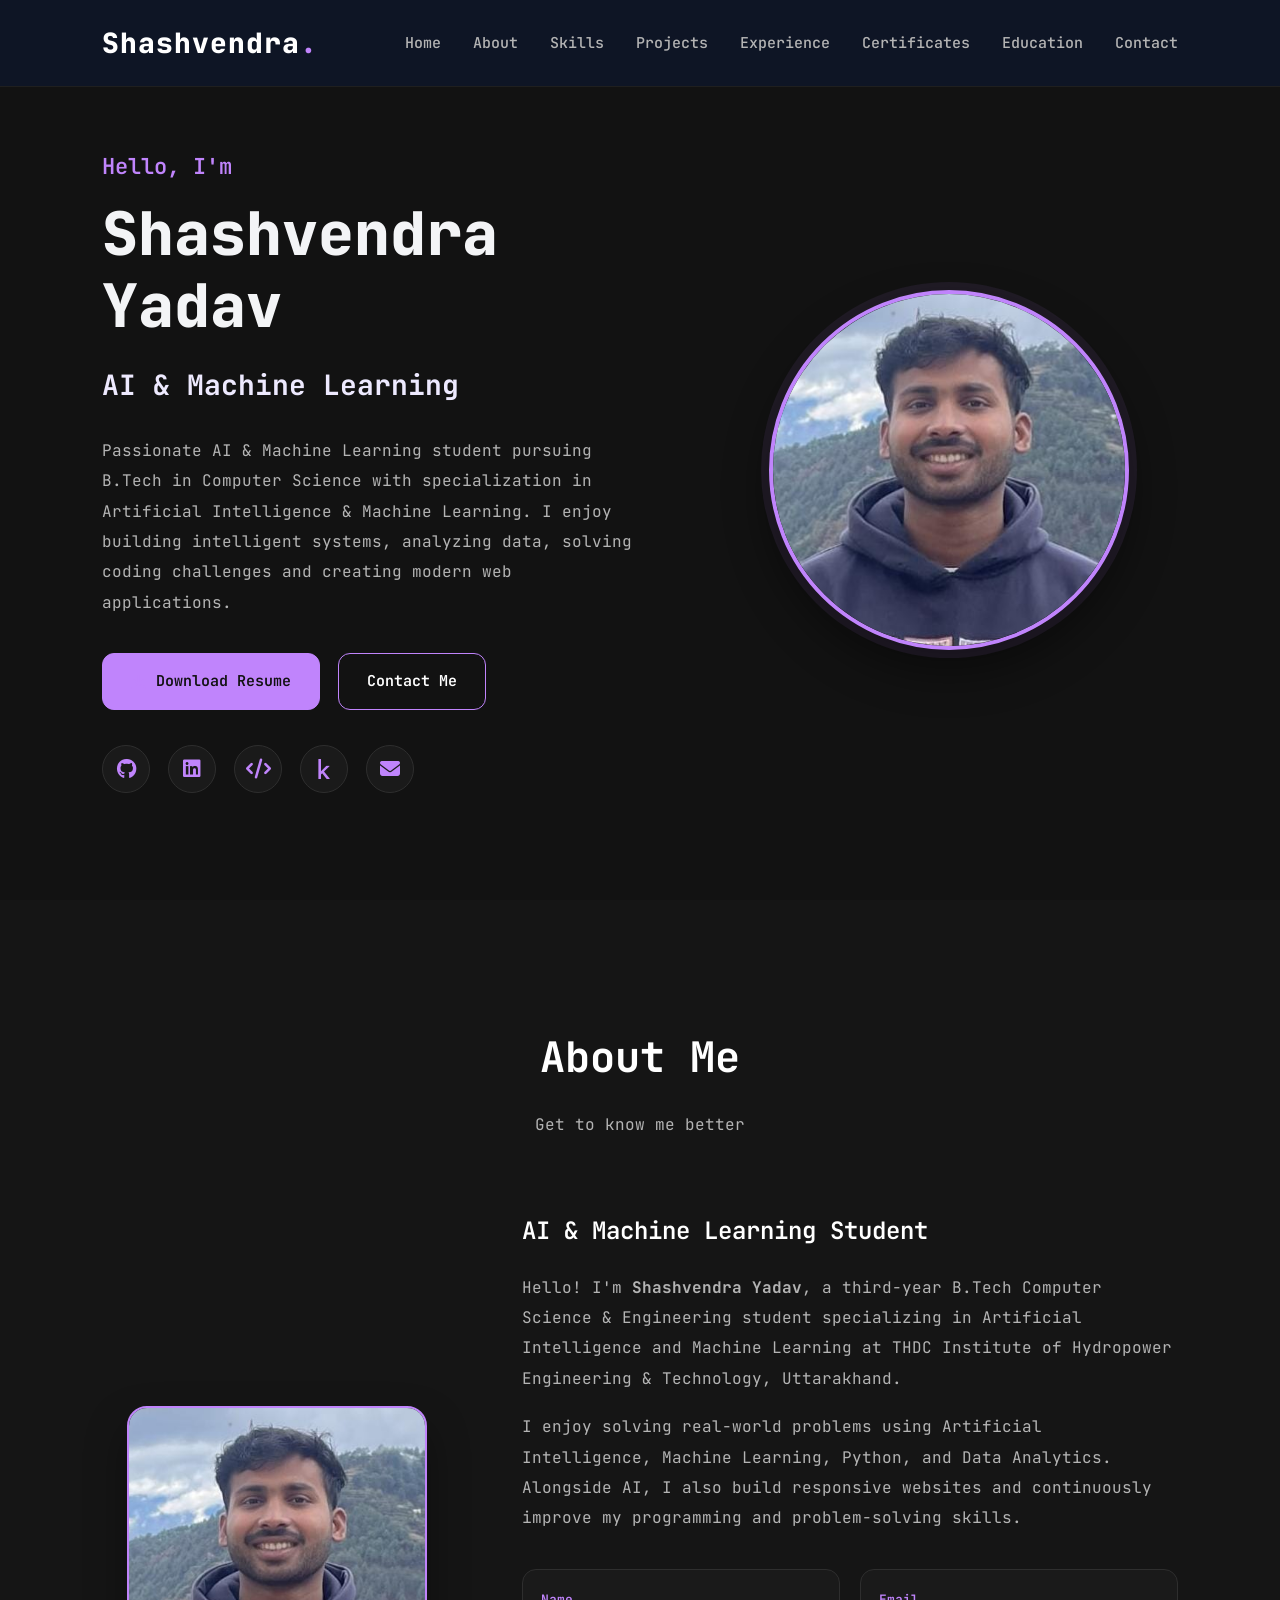
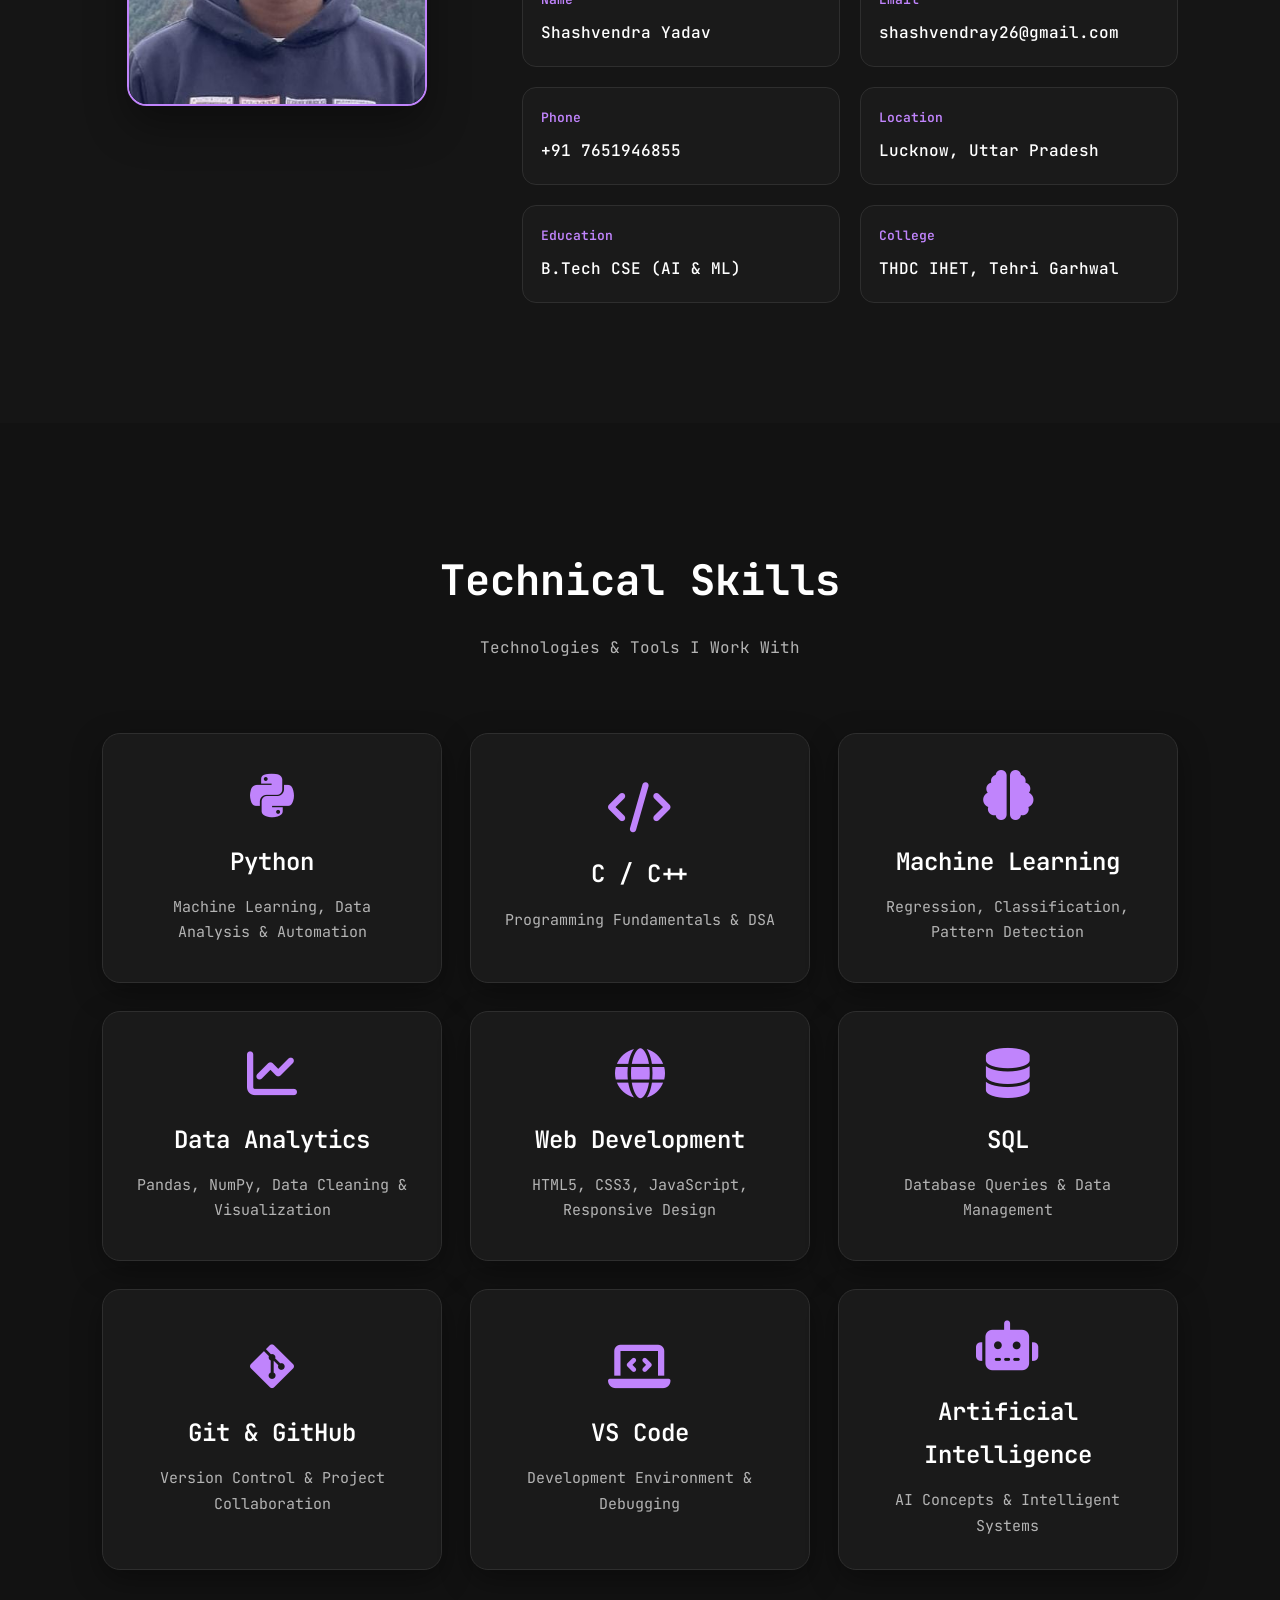
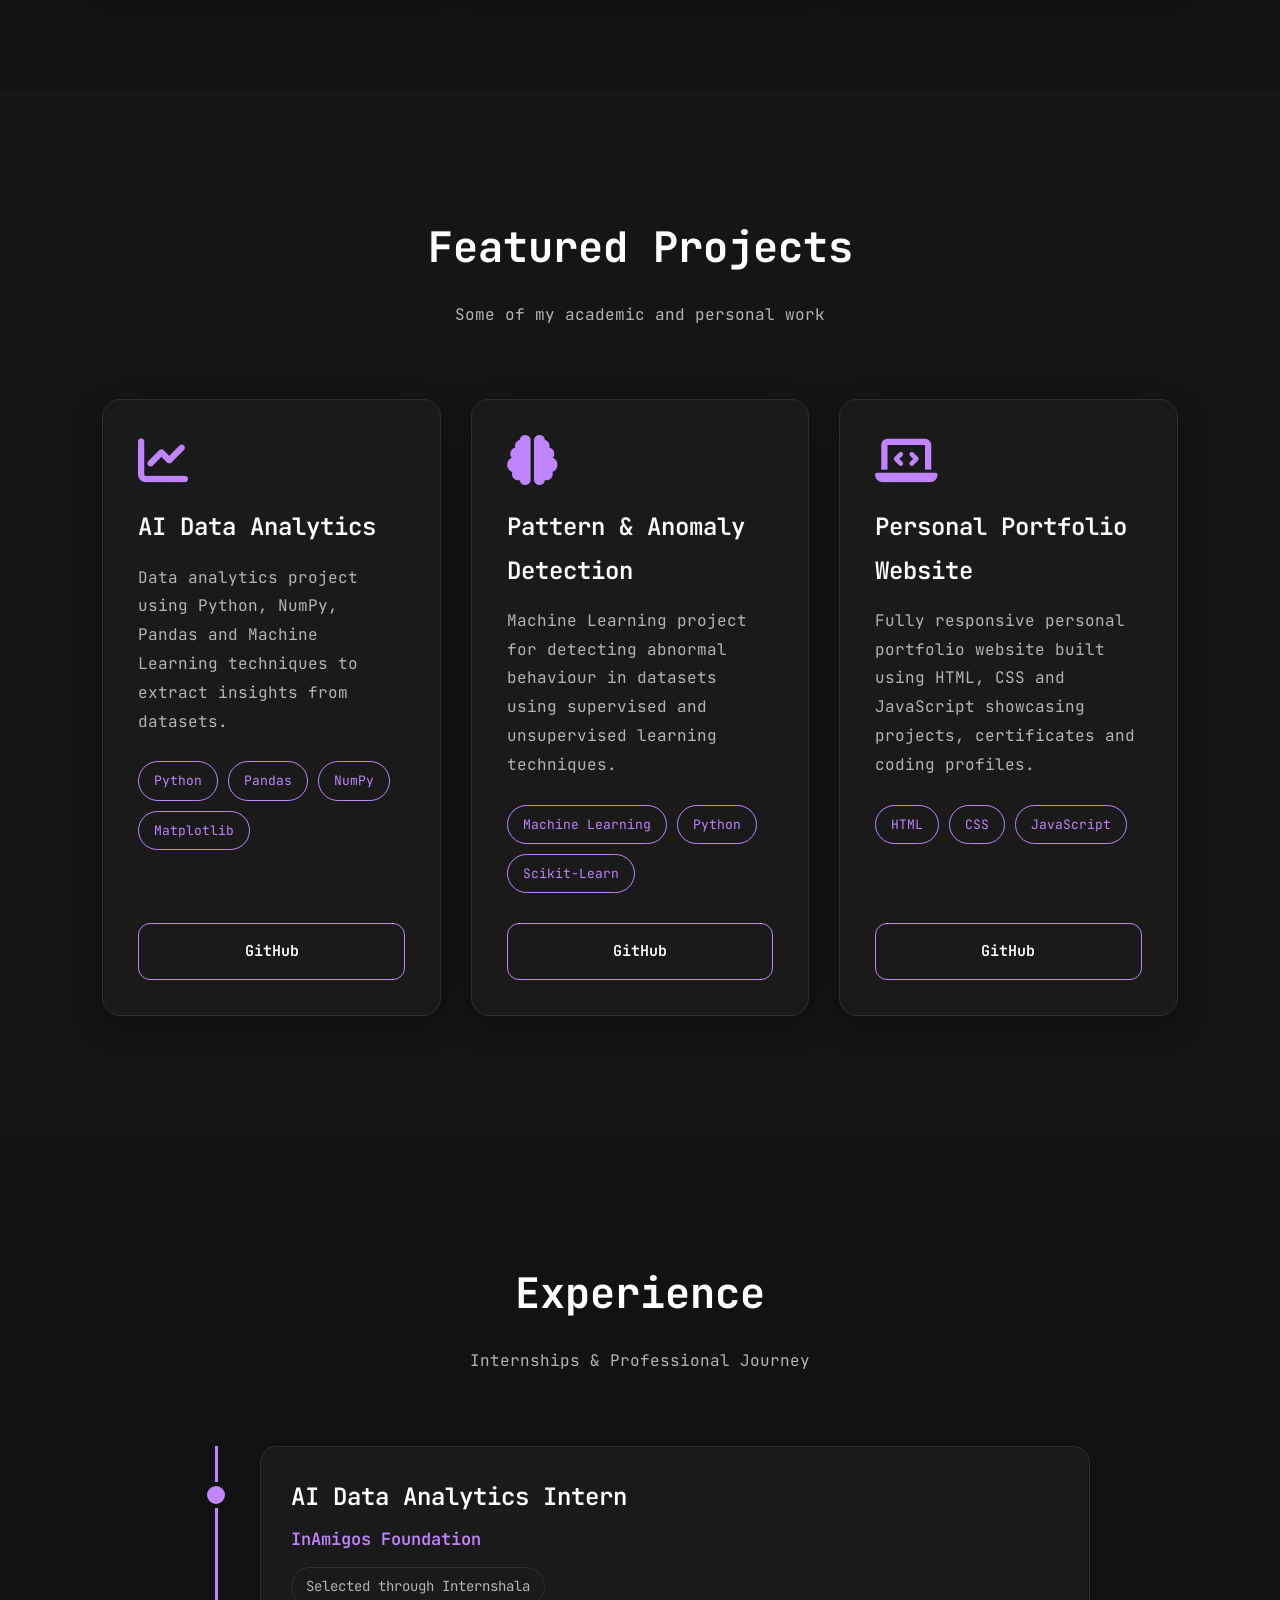
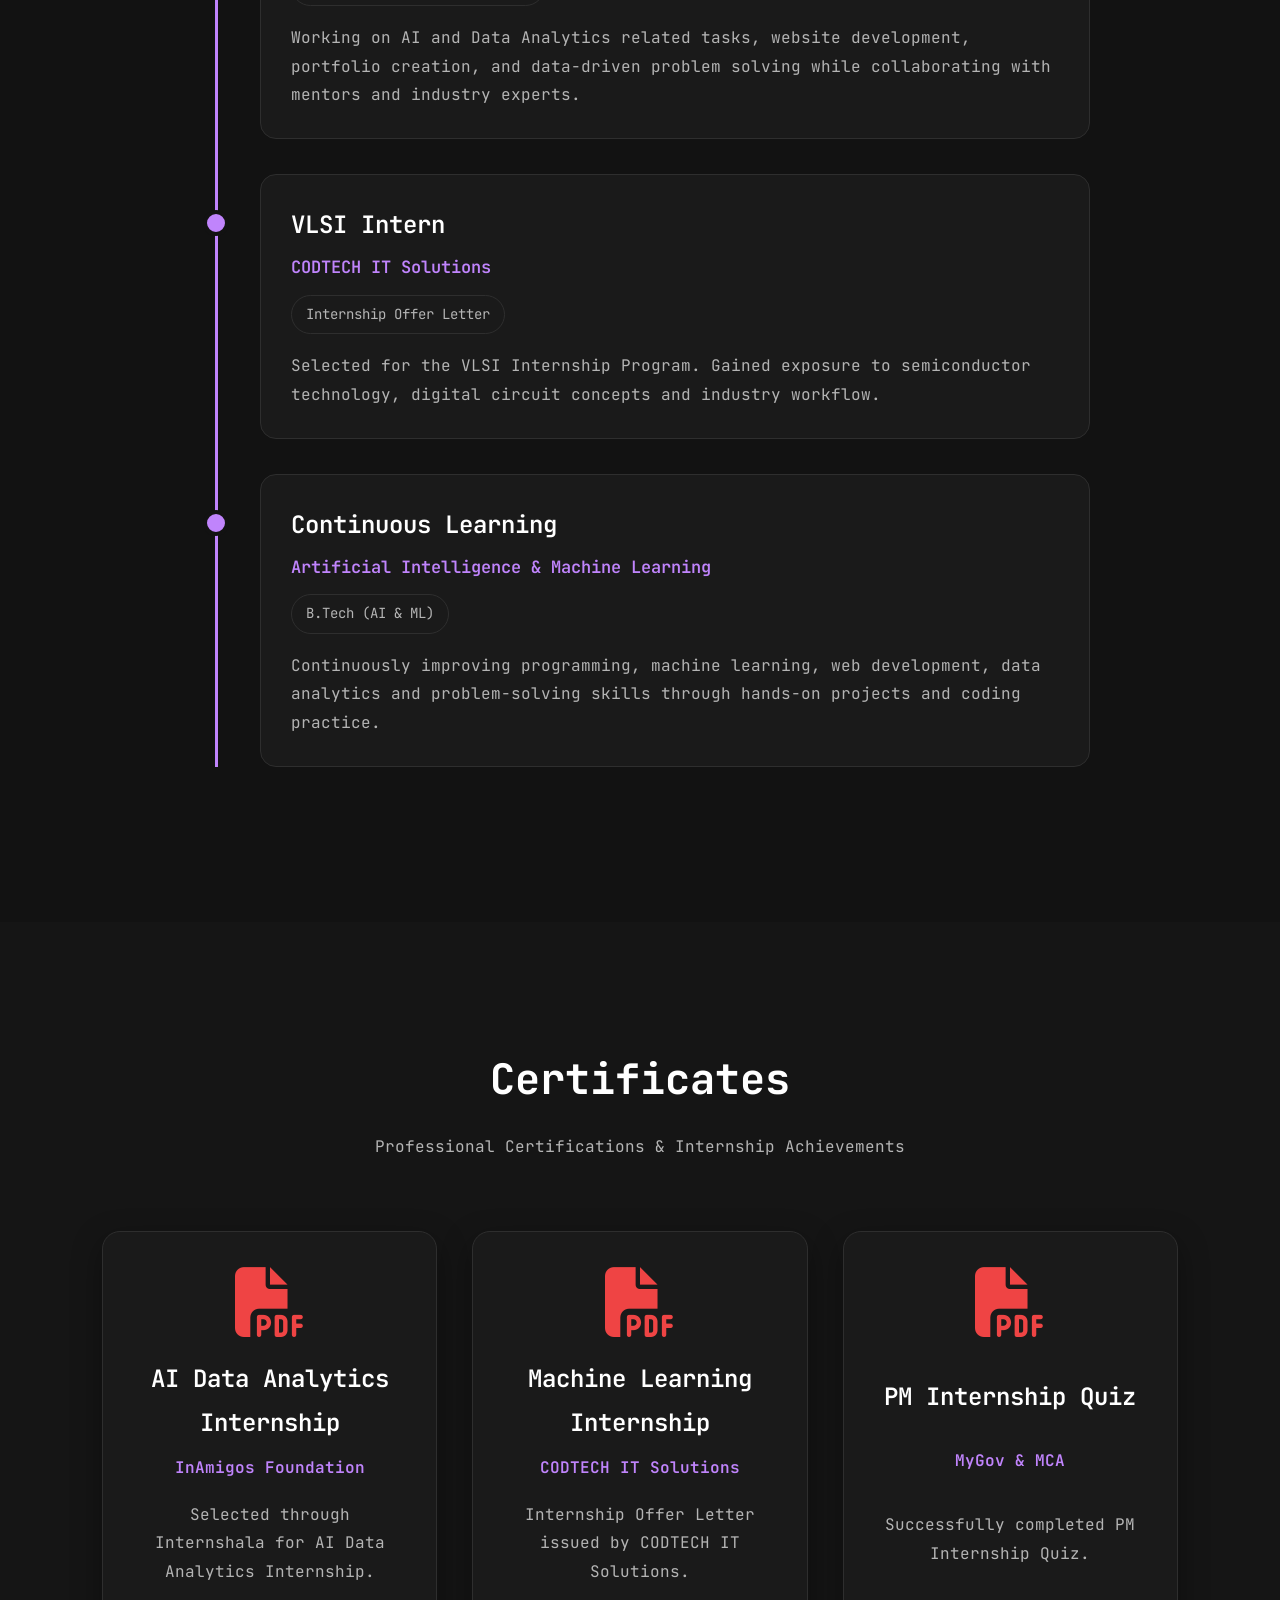
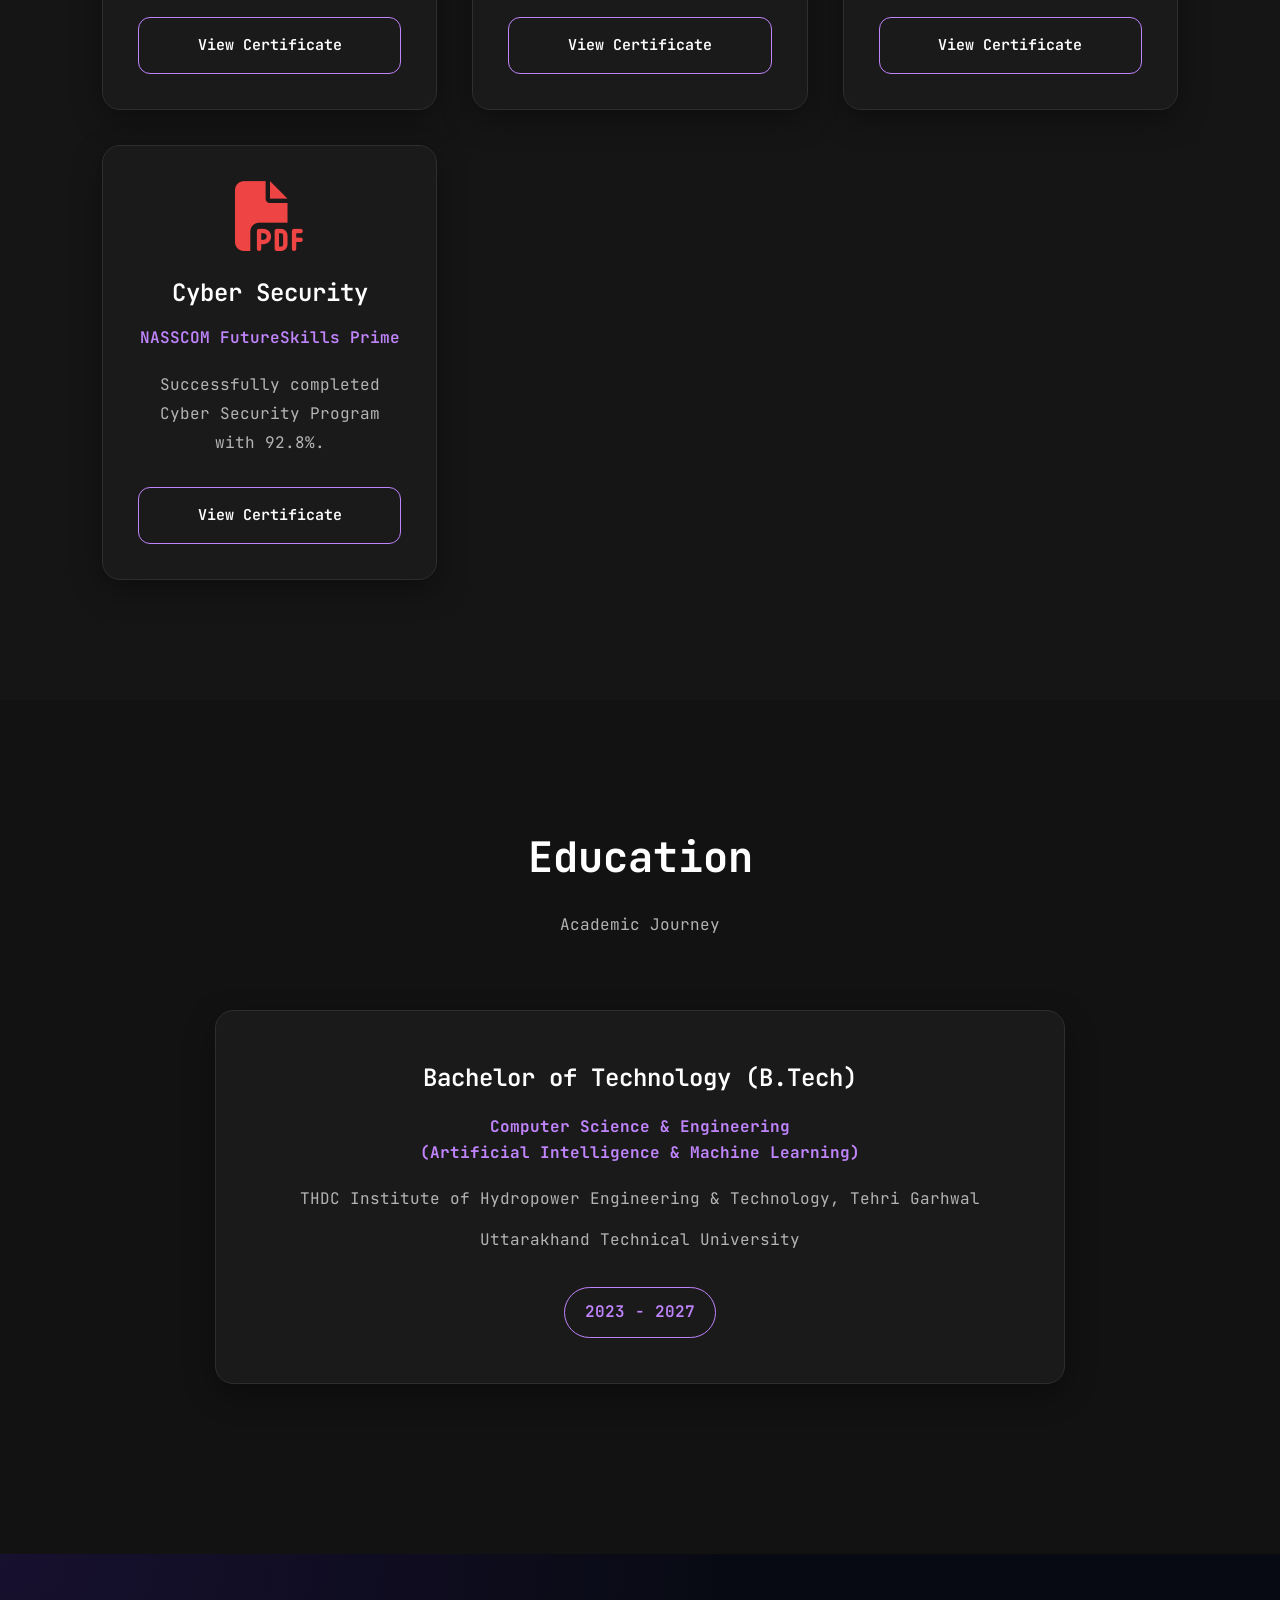
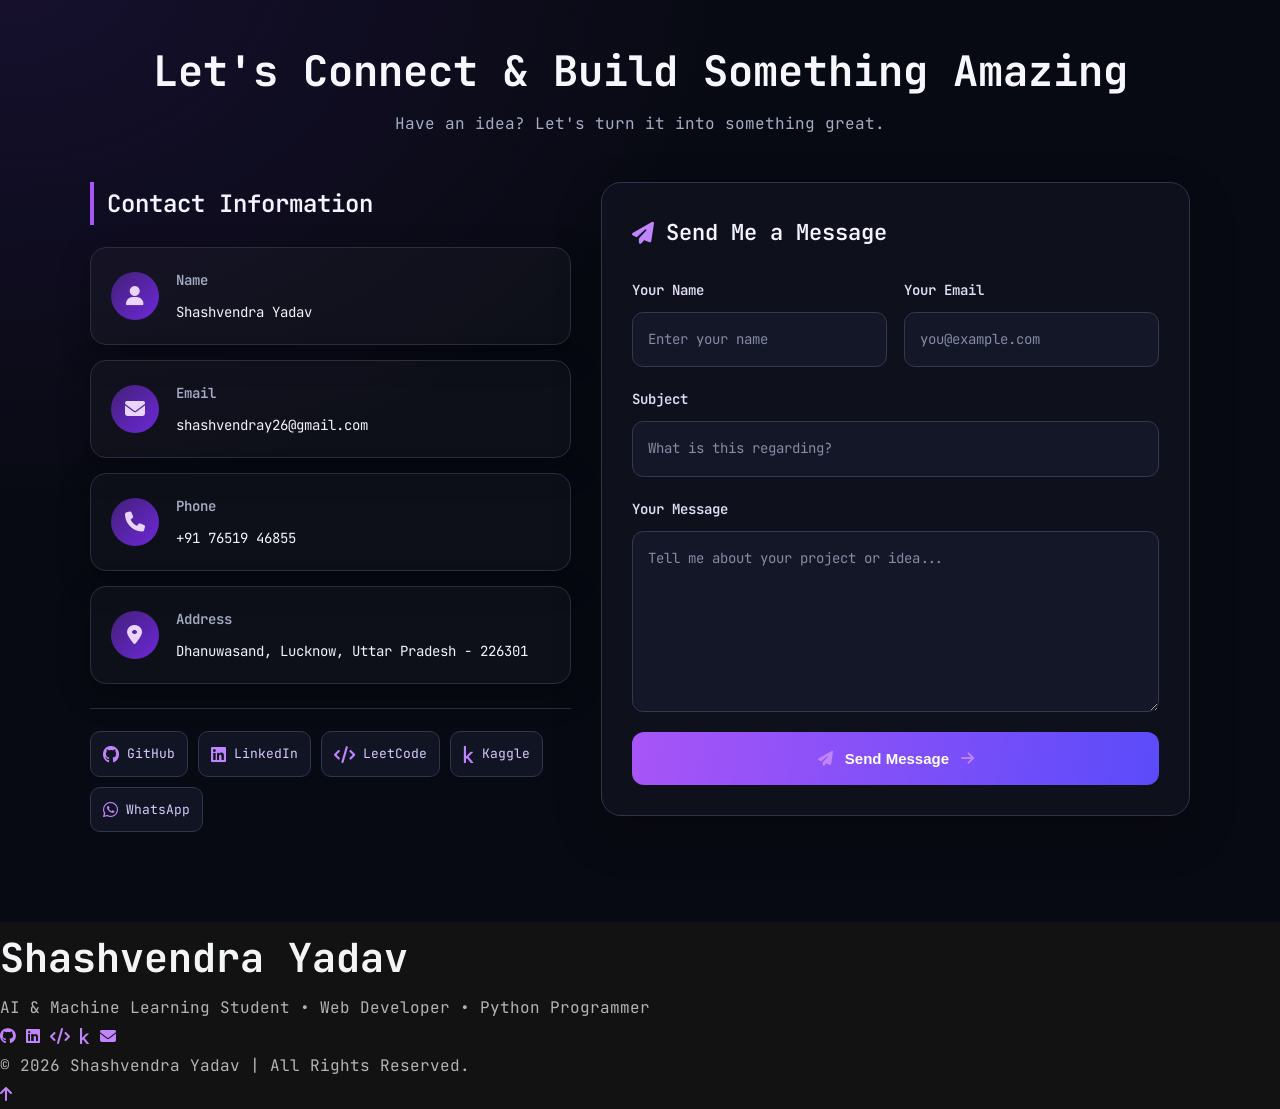
<file: index.html>
<!DOCTYPE html>
<html lang="en">

<head>

    <meta charset="UTF-8">

    <meta name="viewport" content="width=device-width, initial-scale=1.0">

    <title>Shashvendra Yadav | AI & Machine Learning Portfolio</title>

    <meta name="description"
        content="Official Portfolio of Shashvendra Yadav - AI & Machine Learning Student, Web Developer, Data Analytics Enthusiast, and Open Source Learner.">

    <meta name="keywords"
        content="Shashvendra Yadav, AI, Machine Learning, Python, Portfolio, GitHub, LeetCode, Kaggle, Web Developer">

    <meta name="author" content="Shashvendra Yadav">

    <meta name="theme-color" content="#121212">

    <link rel="stylesheet" href="style.css">

    <!-- JetBrains Mono Font -->

    <link rel="preconnect" href="https://fonts.googleapis.com">

    <link rel="preconnect" href="https://fonts.gstatic.com" crossorigin>

    <link href="https://fonts.googleapis.com/css2?family=JetBrains+Mono:wght@300;400;500;600;700;800&display=swap"
        rel="stylesheet">

    <!-- Font Awesome -->

    <link rel="stylesheet"
        href="https://cdnjs.cloudflare.com/ajax/libs/font-awesome/6.5.2/css/all.min.css">

</head>

<body>

<!--==========================
LOADER
===========================-->

<div id="loader">

    <div class="loader-circle"></div>

</div>

<!--==========================
HEADER
===========================-->

<header>

    <nav class="navbar">

        <div class="logo">

            <a href="#">Shashvendra<span>.</span></a>

        </div>

        <ul class="nav-links">

            <li><a href="#home">Home</a></li>

            <li><a href="#about">About</a></li>

            <li><a href="#skills">Skills</a></li>

            <li><a href="#projects">Projects</a></li>

            <li><a href="#experience">Experience</a></li>

            <li><a href="#certificates">Certificates</a></li>

            <li><a href="#education">Education</a></li>

            <li><a href="#contact">Contact</a></li>

        </ul>

        <div class="menu-btn">

            <i class="fas fa-bars"></i>

        </div>

    </nav>

</header>

<!--==========================
HERO SECTION
===========================-->

<section class="hero" id="home">

    <div class="hero-content">

        <div class="hero-text">

            <h3>Hello, I'm</h3>

            <h1>Shashvendra Yadav</h1>

            <h2><span class="typing"></span></h2>

            <p>

                Passionate AI & Machine Learning student pursuing B.Tech in Computer Science
                with specialization in Artificial Intelligence & Machine Learning.
                I enjoy building intelligent systems, analyzing data, solving coding
                challenges and creating modern web applications.

            </p>

            <div class="hero-buttons">

                <a href="assets/resume/Shashvendra_Yadav_Resume.pdf"
                    class="btn primary-btn"
                    target="_blank">

                    <i class="fas fa-download"></i>

                    Download Resume

                </a>

                <a href="#contact" class="btn secondary-btn">

                    Contact Me

                </a>

            </div>

            <div class="social-icons">

                <a href="https://github.com/GdXShashvendra" target="_blank">

                    <i class="fab fa-github"></i>

                </a>

                <a href="https://www.linkedin.com/in/shashvendra-yadav-a27a6b386"
                    target="_blank">

                    <i class="fab fa-linkedin"></i>

                </a>

                <a href="https://leetcode.com/u/GdShashvendra/"
                    target="_blank">

                    <i class="fas fa-code"></i>

                </a>

                <a href="https://www.kaggle.com/shashvendrayadav"
                    target="_blank">

                    <i class="fab fa-kaggle"></i>

                </a>

                <a href="mailto:shashvendray26@gmail.com">

                    <i class="fas fa-envelope"></i>

                </a>

            </div>

        </div>

        <div class="hero-image">

            <img src="assets/images/profile.jpg"
                alt="Shashvendra Yadav">

        </div>

    </div>

</section>
<!--==========================
ABOUT SECTION
===========================-->

<section class="about" id="about">

    <div class="section-title">

        <h2>About Me</h2>

        <p>Get to know me better</p>

    </div>

    <div class="about-container">

        <div class="about-image">

            <img src="assets/images/profile.jpg" alt="Shashvendra Yadav">

        </div>

        <div class="about-content">

            <h3>AI & Machine Learning Student</h3>

            <p>

                Hello! I'm <strong>Shashvendra Yadav</strong>, a third-year B.Tech
                Computer Science & Engineering student specializing in Artificial
                Intelligence and Machine Learning at THDC Institute of Hydropower
                Engineering & Technology, Uttarakhand.

            </p>

            <p>

                I enjoy solving real-world problems using Artificial Intelligence,
                Machine Learning, Python, and Data Analytics. Alongside AI, I also
                build responsive websites and continuously improve my programming
                and problem-solving skills.

            </p>

            <div class="about-info">

                <div class="info-box">

                    <span>Name</span>

                    <h4>Shashvendra Yadav</h4>

                </div>

                <div class="info-box">

                    <span>Email</span>

                    <h4>shashvendray26@gmail.com</h4>

                </div>

                <div class="info-box">

                    <span>Phone</span>

                    <h4>+91 7651946855</h4>

                </div>

                <div class="info-box">

                    <span>Location</span>

                    <h4>Lucknow, Uttar Pradesh</h4>

                </div>

                <div class="info-box">

                    <span>Education</span>

                    <h4>B.Tech CSE (AI & ML)</h4>

                </div>

                <div class="info-box">

                    <span>College</span>

                    <h4>THDC IHET, Tehri Garhwal</h4>

                </div>

            </div>

        </div>

    </div>

</section>

<!--==========================
SKILLS SECTION
===========================-->

<section class="skills" id="skills">

    <div class="section-title">

        <h2>Technical Skills</h2>

        <p>Technologies & Tools I Work With</p>

    </div>

    <div class="skills-grid">

        <div class="skill-card">

            <i class="fab fa-python"></i>

            <h3>Python</h3>

            <p>Machine Learning, Data Analysis & Automation</p>

        </div>

        <div class="skill-card">

            <i class="fas fa-code"></i>

            <h3>C / C++</h3>

            <p>Programming Fundamentals & DSA</p>

        </div>

        <div class="skill-card">

            <i class="fas fa-brain"></i>

            <h3>Machine Learning</h3>

            <p>Regression, Classification, Pattern Detection</p>

        </div>

        <div class="skill-card">

            <i class="fas fa-chart-line"></i>

            <h3>Data Analytics</h3>

            <p>Pandas, NumPy, Data Cleaning & Visualization</p>

        </div>

        <div class="skill-card">

            <i class="fas fa-globe"></i>

            <h3>Web Development</h3>

            <p>HTML5, CSS3, JavaScript, Responsive Design</p>

        </div>

        <div class="skill-card">

            <i class="fas fa-database"></i>

            <h3>SQL</h3>

            <p>Database Queries & Data Management</p>

        </div>

        <div class="skill-card">

            <i class="fab fa-git-alt"></i>

            <h3>Git & GitHub</h3>

            <p>Version Control & Project Collaboration</p>

        </div>

        <div class="skill-card">

            <i class="fas fa-laptop-code"></i>

            <h3>VS Code</h3>

            <p>Development Environment & Debugging</p>

        </div>

        <div class="skill-card">

            <i class="fas fa-robot"></i>

            <h3>Artificial Intelligence</h3>

            <p>AI Concepts & Intelligent Systems</p>

        </div>

    </div>

</section>
<!--==========================
PROJECTS SECTION
===========================-->

<section class="projects" id="projects">

    <div class="section-title">

        <h2>Featured Projects</h2>

        <p>Some of my academic and personal work</p>

    </div>

    <div class="project-grid">

        <!-- Project 1 -->

        <div class="project-card">

            <i class="fas fa-chart-line"></i>

            <h3>AI Data Analytics</h3>

            <p>

                Data analytics project using Python, NumPy, Pandas and
                Machine Learning techniques to extract insights from datasets.

            </p>

            <div class="project-tech">

                <span>Python</span>
                <span>Pandas</span>
                <span>NumPy</span>
                <span>Matplotlib</span>

            </div>

            <div class="project-buttons">

                <a href="https://github.com/GdXShashvendra"
                    target="_blank"
                    class="btn">

                    GitHub

                </a>

            </div>

        </div>

        <!-- Project 2 -->

        <div class="project-card">

            <i class="fas fa-brain"></i>

            <h3>Pattern & Anomaly Detection</h3>

            <p>

                Machine Learning project for detecting abnormal behaviour
                in datasets using supervised and unsupervised learning
                techniques.

            </p>

            <div class="project-tech">

                <span>Machine Learning</span>
                <span>Python</span>
                <span>Scikit-Learn</span>

            </div>

            <div class="project-buttons">

                <a href="https://github.com/GdXShashvendra"
                    target="_blank"
                    class="btn">

                    GitHub

                </a>

            </div>

        </div>

        <!-- Project 3 -->

        <div class="project-card">

            <i class="fas fa-laptop-code"></i>

            <h3>Personal Portfolio Website</h3>

            <p>

                Fully responsive personal portfolio website built using
                HTML, CSS and JavaScript showcasing projects,
                certificates and coding profiles.

            </p>

            <div class="project-tech">

                <span>HTML</span>
                <span>CSS</span>
                <span>JavaScript</span>

            </div>

            <div class="project-buttons">

                <a href="https://github.com/GdXShashvendra"
                    target="_blank"
                    class="btn">

                    GitHub

                </a>

            </div>

        </div>

    </div>

</section>

<!--==========================
EXPERIENCE SECTION
===========================-->

<section class="experience" id="experience">

    <div class="section-title">

        <h2>Experience</h2>

        <p>Internships & Professional Journey</p>

    </div>

    <div class="timeline">

        <!-- Experience 1 -->

        <div class="timeline-item">

            <h3>AI Data Analytics Intern</h3>

            <h4>InAmigos Foundation</h4>

            <span class="timeline-date">

                Selected through Internshala

            </span>

            <p>

                Working on AI and Data Analytics related tasks,
                website development, portfolio creation,
                and data-driven problem solving while
                collaborating with mentors and industry experts.

            </p>

        </div>

        <!-- Experience 2 -->

        <div class="timeline-item">

            <h3>VLSI Intern</h3>

            <h4>CODTECH IT Solutions</h4>

            <span class="timeline-date">

                Internship Offer Letter

            </span>

            <p>

                Selected for the VLSI Internship Program.
                Gained exposure to semiconductor technology,
                digital circuit concepts and industry workflow.

            </p>

        </div>

        <!-- Experience 3 -->

        <div class="timeline-item">

            <h3>Continuous Learning</h3>

            <h4>Artificial Intelligence & Machine Learning</h4>

            <span class="timeline-date">

                B.Tech (AI & ML)

            </span>

            <p>

                Continuously improving programming,
                machine learning, web development,
                data analytics and problem-solving skills
                through hands-on projects and coding practice.

            </p>

        </div>

    </div>

</section>
<!--==========================
CERTIFICATES SECTION
===========================-->

<section class="certificates" id="certificates">

    <div class="section-title">
        <h2>Certificates</h2>
        <p>Professional Certifications & Internship Achievements</p>
    </div>

    <div class="certificate-grid">

        <!-- InAmigos -->

        <div class="certificate-card">

            <i class="fas fa-file-pdf pdf-icon"></i>

            <h3>AI Data Analytics Internship</h3>

            <h4>InAmigos Foundation</h4>

            <p>
                Selected through Internshala for AI Data Analytics Internship.
            </p>

            <a href="assets/certificates/inamigos.pdf"
               target="_blank"
               class="btn">

               View Certificate

            </a>

        </div>

        <!-- CODTECH -->

        <div class="certificate-card">

            <i class="fas fa-file-pdf pdf-icon"></i>

            <h3>Machine Learning Internship</h3>

            <h4>CODTECH IT Solutions</h4>

            <p>
                Internship Offer Letter issued by CODTECH IT Solutions.
            </p>

            <a href="assets/certificates/codtech.pdf"
               target="_blank"
               class="btn">

               View Certificate

            </a>

        </div>

        <!-- PM Quiz -->

        <div class="certificate-card">

            <i class="fas fa-file-pdf pdf-icon"></i>

            <h3>PM Internship Quiz</h3>

            <h4>MyGov & MCA</h4>

            <p>
                Successfully completed PM Internship Quiz.
            </p>

            <a href="assets/certificates/pmquiz.pdf"
               target="_blank"
               class="btn">

               View Certificate

            </a>

        </div>

        <!-- NASSCOM -->

        <div class="certificate-card">

            <i class="fas fa-file-pdf pdf-icon"></i>

            <h3>Cyber Security</h3>

            <h4>NASSCOM FutureSkills Prime</h4>

            <p>
                Successfully completed Cyber Security Program with 92.8%.
            </p>

            <a href="assets/certificates/nasscom.pdf"
               target="_blank"
               class="btn">

               View Certificate

            </a>

        </div>

    </div>

</section>

<!--==========================
EDUCATION SECTION
===========================-->

<section class="education" id="education">

    <div class="section-title">

        <h2>Education</h2>

        <p>Academic Journey</p>

    </div>

    <div class="education-card">

        <h3>Bachelor of Technology (B.Tech)</h3>

        <h4>

            Computer Science & Engineering

            <br>

            (Artificial Intelligence & Machine Learning)

        </h4>

        <p>

            THDC Institute of Hydropower Engineering &
            Technology, Tehri Garhwal

        </p>

        <p>

            Uttarakhand Technical University

        </p>

        <span>2023 - 2027</span>

    </div>

</section>

<!--==========================
CODING PROFILES
===========================-->


<!--==========================
CONTACT SECTION
===========================-->

<section class="contact" id="contact">

    <div class="section-title">
        <h2>Let's Connect & Build Something Amazing</h2>
        <p>Have an idea? Let's turn it into something great.</p>
    </div>

    <div class="contact-wrapper">

        <!-- Contact Information -->
        <div class="contact-info">

            <h3 class="contact-subtitle">Contact Information</h3>

            <div class="contact-card">
                <i class="fas fa-user"></i>
                <div>
                    <h3>Name</h3>
                    <p>Shashvendra Yadav</p>
                </div>
            </div>

            <div class="contact-card">
                <i class="fas fa-envelope"></i>
                <div>
                    <h3>Email</h3>
                    <p>
                        <a href="mailto:shashvendray26@gmail.com">
                            shashvendray26@gmail.com
                        </a>
                    </p>
                </div>
            </div>

            <div class="contact-card">
                <i class="fas fa-phone"></i>
                <div>
                    <h3>Phone</h3>
                    <p>
                        <a href="tel:+917651946855">
                            +91 76519 46855
                        </a>
                    </p>
                </div>
            </div>

            <div class="contact-card">
                <i class="fas fa-location-dot"></i>
                <div>
                    <h3>Address</h3>
                    <p>Dhanuwasand, Lucknow, Uttar Pradesh - 226301</p>
                </div>
            </div>

            <!-- Social and contact links -->
            <div class="contact-socials">

                <a href="https://github.com/GdXShashvendra"
                   target="_blank" rel="noopener noreferrer">
                    <i class="fab fa-github"></i>
                    <span>GitHub</span>
                </a>

                <a href="https://www.linkedin.com/in/shashvendra-yadav-a27a6b386/"
                   target="_blank" rel="noopener noreferrer">
                    <i class="fab fa-linkedin"></i>
                    <span>LinkedIn</span>
                </a>

                <a href="https://leetcode.com/u/GdShashvendra/"
                   target="_blank" rel="noopener noreferrer">
                    <i class="fas fa-code"></i>
                    <span>LeetCode</span>
                </a>

                <a href="https://www.kaggle.com/shashvendrayadav"
                   target="_blank" rel="noopener noreferrer">
                    <i class="fab fa-kaggle"></i>
                    <span>Kaggle</span>
                </a>

                <a href="https://wa.me/917651946855"
                   target="_blank" rel="noopener noreferrer">
                    <i class="fab fa-whatsapp"></i>
                    <span>WhatsApp</span>
                </a>

            </div>

        </div>

        <!-- Contact Form -->
        <form class="contact-form"
              action="https://formsubmit.co/shashvendray26@gmail.com"
              method="POST">

            <h3 class="form-heading">
                <i class="fas fa-paper-plane"></i>
                Send Me a Message
            </h3>

            <input type="hidden" name="_subject"
                   value="New message from portfolio website">

            <input type="hidden" name="_captcha" value="true">

            <div class="contact-form-row">

                <div class="form-field">
                    <label for="contact-name">Your Name</label>
                    <input
                        id="contact-name"
                        type="text"
                        name="name"
                        placeholder="Enter your name"
                        autocomplete="name"
                        required>
                </div>

                <div class="form-field">
                    <label for="contact-email">Your Email</label>
                    <input
                        id="contact-email"
                        type="email"
                        name="email"
                        placeholder="you@example.com"
                        autocomplete="email"
                        required>
                </div>

            </div>

            <div class="form-field">
                <label for="contact-subject">Subject</label>
                <input
                    id="contact-subject"
                    type="text"
                    name="subject"
                    placeholder="What is this regarding?"
                    required>
            </div>

            <div class="form-field">
                <label for="contact-message">Your Message</label>
                <textarea
                    id="contact-message"
                    name="message"
                    rows="6"
                    placeholder="Tell me about your project or idea..."
                    required></textarea>
            </div>

            <button type="submit" class="btn contact-submit">
                <i class="fas fa-paper-plane"></i>
                Send Message
                <i class="fas fa-arrow-right"></i>
            </button>

        </form>

    </div>

</section>


<!--==========================
FOOTER
===========================-->

<footer>

    <div class="footer-content">

        <h2>Shashvendra Yadav</h2>

        <p>

            AI & Machine Learning Student • Web Developer • Python Programmer

        </p>

        <div class="footer-icons">

            <a href="https://github.com/GdXShashvendra" target="_blank">

                <i class="fab fa-github"></i>

            </a>

            <a href="https://www.linkedin.com/in/shashvendra-yadav-a27a6b386" target="_blank">

                <i class="fab fa-linkedin"></i>

            </a>

            <a href="https://leetcode.com/u/GdShashvendra/" target="_blank">

                <i class="fas fa-code"></i>

            </a>

            <a href="https://www.kaggle.com/shashvendrayadav" target="_blank">

                <i class="fab fa-kaggle"></i>

            </a>

            <a href="mailto:shashvendray26@gmail.com">

                <i class="fas fa-envelope"></i>

            </a>

        </div>

        <p class="copyright">

            © 2026 Shashvendra Yadav. All Rights Reserved.

        </p>

    </div>

</footer>

<!--==========================
BACK TO TOP BUTTON
===========================-->

<a href="#home" id="topBtn">

    <i class="fas fa-arrow-up"></i>

</a>

<!--==========================
JAVASCRIPT
===========================-->

<script src="script.js"></script>

</body>

</html>
</file>
<file: style.css>
/*==================================================
GOOGLE FONT
==================================================*/

@import url('https://fonts.googleapis.com/css2?family=JetBrains+Mono:wght@300;400;500;600;700;800&display=swap');

/*==================================================
CSS VARIABLES
==================================================*/

:root{

    --bg:#121212;

    --card:#1A1A1A;

    --card2:#202020;

    --text:#F3F4F6;

    --text-light:#B4B4B4;

    --purple:#C084FC;

    --purple-dark:#A855F7;

    --border:#2E2E2E;

    --shadow:0 10px 30px rgba(0,0,0,.35);

    --radius:18px;

}

/*==================================================
RESET
==================================================*/

*{

    margin:0;

    padding:0;

    box-sizing:border-box;

}

html{

    scroll-behavior:smooth;

}

body{

    background:var(--bg);

    color:var(--text);

    font-family:'JetBrains Mono',monospace;

    overflow-x:hidden;

    line-height:1.8;

}

/*==================================================
SCROLLBAR
==================================================*/

::-webkit-scrollbar{

    width:10px;

}

::-webkit-scrollbar-track{

    background:#111;

}

::-webkit-scrollbar-thumb{

    background:var(--purple);

    border-radius:20px;

}

::-webkit-scrollbar-thumb:hover{

    background:var(--purple-dark);

}

/*==================================================
GLOBAL
==================================================*/

img{

    max-width:100%;

    display:block;

}

a{

    text-decoration:none;

    color:inherit;

}

section{

    padding:110px 8%;

}

.container{

    max-width:1200px;

    margin:auto;

}

/*==================================================
HEADINGS
==================================================*/

.section-title{

    text-align:center;

    margin-bottom:70px;

}

.section-title h2{

    font-size:42px;

    font-weight:700;

    color:white;

    margin-bottom:15px;

}

.section-title p{

    color:var(--text-light);

    font-size:16px;

}

/*==================================================
TEXT
==================================================*/

h1{

    font-size:60px;

    font-weight:800;

    line-height:1.2;

}

h2{

    font-size:40px;

    font-weight:700;

}

h3{

    font-size:24px;

    font-weight:600;

}

p{

    color:var(--text-light);

    font-size:16px;

}

/*==================================================
BUTTONS
==================================================*/

.btn{

    display:inline-flex;

    align-items:center;

    justify-content:center;

    gap:10px;

    padding:14px 28px;

    border:1px solid var(--purple);

    border-radius:12px;

    background:transparent;

    color:white;

    cursor:pointer;

    transition:.35s;

    font-weight:600;

    font-size:15px;

}

.btn:hover{

    background:var(--purple);

    color:#111;

    transform:translateY(-3px);

    box-shadow:0 10px 30px rgba(192,132,252,.35);

}

.primary-btn{

    background:var(--purple);

    color:#111;

}

.primary-btn:hover{

    background:#fff;

}

.secondary-btn{

    background:transparent;

}

/*==================================================
CARDS
==================================================*/

.skill-card,

.project-card,

.certificate-card,

.education-card,

.contact-card{

    background:var(--card);

    border:1px solid var(--border);

    border-radius:var(--radius);

    padding:30px;

    transition:.35s;

    box-shadow:var(--shadow);

}

.skill-card:hover,

.project-card:hover,

.certificate-card:hover,

.education-card:hover,

.contact-card:hover{

    transform:translateY(-8px);

    border-color:var(--purple);

}

/*==================================================
CUSTOM BULLETS
==================================================*/

ul{

    list-style:none;

}

.about-content ul li,

.project-card ul li,

.timeline-item ul li{

    position:relative;

    padding-left:28px;

    margin-bottom:12px;

    color:var(--text-light);

}

.about-content ul li::before,

.project-card ul li::before,

.timeline-item ul li::before{

    content:"●";

    position:absolute;

    left:0;

    color:var(--purple);

    font-size:14px;

}

/*==================================================
ICONS
==================================================*/

i{

    color:var(--purple);

}

/*==================================================
SPACING HELPERS
==================================================*/

.mt-20{

    margin-top:20px;

}

.mt-40{

    margin-top:40px;

}

.mb-20{

    margin-bottom:20px;

}

.mb-40{

    margin-bottom:40px;

}

.gap-20{

    gap:20px;

}

.gap-40{

    gap:40px;

}
/*==================================================
NAVBAR
==================================================*/

header{

    position:fixed;

    top:0;

    left:0;

    width:100%;

    z-index:1000;

    background:rgba(18,18,18,.92);

    backdrop-filter:blur(12px);

    border-bottom:1px solid rgba(255,255,255,.06);

}

.navbar{

    max-width:1300px;

    margin:auto;

    padding:18px 8%;

    display:flex;

    justify-content:space-between;

    align-items:center;

}

.logo a{

    color:#fff;

    font-size:28px;

    font-weight:800;

    letter-spacing:1px;

}

.logo span{

    color:var(--purple);

}

.nav-links{

    display:flex;

    align-items:center;

    gap:32px;

    list-style:none;

}

.nav-links li{

    list-style:none;

}

.nav-links a{

    color:var(--text-light);

    font-size:15px;

    font-weight:500;

    transition:.3s;

    position:relative;

}

.nav-links a:hover{

    color:#fff;

}

.nav-links a::after{

    content:"";

    position:absolute;

    left:0;

    bottom:-8px;

    width:0;

    height:2px;

    background:var(--purple);

    transition:.35s;

}

.nav-links a:hover::after{

    width:100%;

}

.menu-btn{

    display:none;

    font-size:28px;

    cursor:pointer;

    color:white;

}

/*==================================================
HERO SECTION
==================================================*/

.hero{

    min-height:100vh;

    display:flex;

    align-items:center;

    justify-content:center;

    padding:140px 8% 100px;

}

.hero-content{

    max-width:1300px;

    width:100%;

    display:grid;

    grid-template-columns:1.2fr 1fr;

    align-items:center;

    gap:70px;

}

.hero-text h3{

    color:var(--purple);

    margin-bottom:12px;

    font-size:22px;

}

.hero-text h1{

    margin-bottom:18px;

}

.hero-text h2{

    font-size:28px;

    color:#EDE9FE;

    min-height:40px;

    margin-bottom:25px;

}

.hero-text p{

    max-width:650px;

    margin-bottom:35px;

    line-height:1.9;

}

/*==================================================
HERO BUTTONS
==================================================*/

.hero-buttons{

    display:flex;

    flex-wrap:wrap;

    gap:18px;

    margin-bottom:35px;

}

/*==================================================
SOCIAL ICONS
==================================================*/

.social-icons{

    display:flex;

    gap:18px;

    align-items:center;

}

.social-icons a{

    width:48px;

    height:48px;

    border:1px solid var(--border);

    border-radius:50%;

    display:flex;

    justify-content:center;

    align-items:center;

    transition:.35s;

    background:var(--card);

}

.social-icons a i{

    font-size:20px;

}

.social-icons a:hover{

    background:var(--purple);

    border-color:var(--purple);

    transform:translateY(-5px);

}

.social-icons a:hover i{

    color:#121212;

}

/*==================================================
PROFILE IMAGE
==================================================*/

.hero-image{

    display:flex;

    justify-content:center;

    align-items:center;

}

.hero-image img{

    width:360px;

    height:360px;

    object-fit:cover;

    object-position:center;

    border-radius:50%;

    border:4px solid var(--purple);

    box-shadow:

        0 0 0 8px rgba(192,132,252,.08),

        0 20px 45px rgba(0,0,0,.45);

    transition:.45s;

}

.hero-image img:hover{

    transform:scale(1.05);

    box-shadow:

        0 0 25px rgba(192,132,252,.45),

        0 25px 55px rgba(0,0,0,.55);

}

/*==================================================
TYPING TEXT
==================================================*/

.typing{

    color:var(--purple);

    font-weight:700;

}

/*==================================================
SCROLL OFFSET
==================================================*/

#about,
#skills,
#projects,
#experience,
#certificates,
#education,
#profiles,
#contact{

    scroll-margin-top:100px;

}
/*==================================================
ABOUT SECTION
==================================================*/

.about{

    background:#151515;

}

.about-container{

    max-width:1200px;

    margin:auto;

    display:grid;

    grid-template-columns:350px 1fr;

    gap:70px;

    align-items:center;

}

.about-image{

    display:flex;

    justify-content:center;

}

.about-image img{

    width:300px;

    height:300px;

    object-fit:cover;

    border-radius:20px;

    border:2px solid var(--purple);

    box-shadow:0 20px 40px rgba(0,0,0,.35);

    transition:.4s;

}

.about-image img:hover{

    transform:translateY(-8px);

}

.about-content h3{

    margin-bottom:20px;

    color:#fff;

}

.about-content p{

    margin-bottom:18px;

    color:var(--text-light);

    line-height:1.9;

}

/*==================================================
ABOUT INFO
==================================================*/

.about-info{

    margin-top:35px;

    display:grid;

    grid-template-columns:repeat(auto-fit,minmax(220px,1fr));

    gap:20px;

}

.info-box{

    background:var(--card);

    border:1px solid var(--border);

    border-radius:14px;

    padding:18px;

    transition:.35s;

}

.info-box:hover{

    border-color:var(--purple);

    transform:translateY(-5px);

}

.info-box span{

    display:block;

    color:var(--purple);

    font-size:13px;

    margin-bottom:8px;

    font-weight:600;

}

.info-box h4{

    color:#fff;

    font-size:16px;

    font-weight:500;

    word-break:break-word;

}

/*==================================================
SKILLS SECTION
==================================================*/

.skills{

    background:#121212;

}

.skills-grid{

    max-width:1200px;

    margin:auto;

    display:grid;

    grid-template-columns:repeat(auto-fit,minmax(260px,1fr));

    gap:28px;

}

.skill-card{

    text-align:center;

    min-height:250px;

    display:flex;

    flex-direction:column;

    justify-content:center;

    align-items:center;

}

.skill-card i{

    font-size:50px;

    margin-bottom:20px;

    color:var(--purple);

    transition:.35s;

}

.skill-card h3{

    margin-bottom:12px;

    color:#fff;

}

.skill-card p{

    font-size:15px;

    line-height:1.7;

}

.skill-card:hover{

    transform:translateY(-10px);

    border-color:var(--purple);

}

.skill-card:hover i{

    transform:scale(1.15);

}

/*==================================================
SECTION SPACING
==================================================*/

.about,
.skills{

    padding-top:120px;

    padding-bottom:120px;

}

/*==================================================
RESPONSIVE
==================================================*/

@media(max-width:900px){

    .about-container{

        grid-template-columns:1fr;

        text-align:center;

    }

    .about-image{

        margin-bottom:20px;

    }

    .about-info{

        grid-template-columns:1fr;

    }

    .skills-grid{

        grid-template-columns:1fr;

    }

}
/*==================================================
PROJECTS SECTION
==================================================*/

.projects{

    background:#151515;

}

.project-grid{

    max-width:1200px;

    margin:auto;

    display:grid;

    grid-template-columns:repeat(auto-fit,minmax(330px,1fr));

    gap:30px;

}

.project-card{

    display:flex;

    flex-direction:column;

    justify-content:space-between;

    min-height:420px;

    padding:35px;

}

.project-card i{

    font-size:50px;

    margin-bottom:20px;

    color:var(--purple);

}

.project-card h3{

    color:#fff;

    margin-bottom:15px;

}

.project-card p{

    margin-bottom:25px;

    line-height:1.8;

}

/*==================================================
PROJECT TAGS
==================================================*/

.project-tech{

    display:flex;

    flex-wrap:wrap;

    gap:10px;

    margin-bottom:30px;

}

.project-tech span{

    border:1px solid var(--purple);

    padding:7px 15px;

    border-radius:25px;

    font-size:13px;

    color:var(--purple);

    transition:.3s;

}

.project-tech span:hover{

    background:var(--purple);

    color:#121212;

}

.project-buttons{

    margin-top:auto;

}

.project-buttons .btn{

    width:100%;

}

/*==================================================
PROJECT HOVER
==================================================*/

.project-card:hover{

    transform:translateY(-10px);

    border-color:var(--purple);

    box-shadow:0 20px 45px rgba(192,132,252,.15);

}

.project-card:hover i{

    transform:scale(1.15);

}

/*==================================================
EXPERIENCE SECTION
==================================================*/

.experience{

    background:#121212;

}

.timeline{

    max-width:900px;

    margin:60px auto 0;

    position:relative;

}

.timeline::before{

    content:"";

    position:absolute;

    left:25px;

    top:0;

    width:3px;

    height:100%;

    background:var(--purple);

}

/*==================================================
TIMELINE ITEMS
==================================================*/

.timeline-item{

    position:relative;

    background:var(--card);

    border:1px solid var(--border);

    border-radius:16px;

    padding:28px 30px;

    margin-left:70px;

    margin-bottom:35px;

    transition:.35s;

}

.timeline-item::before{

    content:"";

    position:absolute;

    left:-58px;

    top:35px;

    width:18px;

    height:18px;

    border-radius:50%;

    background:var(--purple);

    border:4px solid #121212;

}

.timeline-item:hover{

    transform:translateX(8px);

    border-color:var(--purple);

}

.timeline-item h3{

    color:#fff;

    margin-bottom:6px;

}

.timeline-item h4{

    color:var(--purple);

    margin-bottom:12px;

    font-size:17px;

    font-weight:600;

}

.timeline-date{

    display:inline-block;

    margin-bottom:18px;

    color:#B4B4B4;

    font-size:14px;

    border:1px solid var(--border);

    padding:6px 14px;

    border-radius:20px;

}

.timeline-item p{

    line-height:1.8;

}

/*==================================================
SECTION SPACING
==================================================*/

.projects,
.experience{

    padding-top:120px;

    padding-bottom:120px;

}

/*==================================================
RESPONSIVE
==================================================*/

@media(max-width:900px){

    .project-grid{

        grid-template-columns:1fr;

    }

    .timeline::before{

        left:12px;

    }

    .timeline-item{

        margin-left:40px;

    }

    .timeline-item::before{

        left:-33px;

    }

}
/*==================================================
CERTIFICATES SECTION
==================================================*/

.certificates{

    background:#151515;

}

.certificate-grid{

    max-width:1200px;

    margin:60px auto 0;

    display:grid;

    grid-template-columns:repeat(auto-fit,minmax(320px,1fr));

    gap:35px;

}

.certificate-card{

    text-align:center;

    min-height:360px;

    display:flex;

    flex-direction:column;

    justify-content:space-between;

    padding:35px;

}

.pdf-icon{

    font-size:70px;

    color:#ef4444;

    margin-bottom:20px;

    transition:.35s;

}

.certificate-card h3{

    color:#fff;

    margin-bottom:10px;

}

.certificate-card h4{

    color:var(--purple);

    margin-bottom:18px;

    font-size:16px;

    font-weight:600;

}

.certificate-card p{

    margin-bottom:30px;

    line-height:1.8;

}

.certificate-card .btn{

    width:100%;

}

.certificate-card:hover{

    transform:translateY(-10px);

    border-color:var(--purple);

}

.certificate-card:hover .pdf-icon{

    transform:scale(1.15);

}

/*==================================================
EDUCATION
==================================================*/

.education{

    background:#121212;

}

.education-card{

    max-width:850px;

    margin:50px auto;

    text-align:center;

    padding:45px;

}

.education-card h3{

    color:#fff;

    margin-bottom:15px;

}

.education-card h4{

    color:var(--purple);

    margin-bottom:20px;

    line-height:1.6;

}

.education-card p{

    margin-bottom:12px;

}

.education-card span{

    display:inline-block;

    margin-top:20px;

    border:1px solid var(--purple);

    padding:10px 20px;

    border-radius:30px;

    color:var(--purple);

    font-weight:600;

}

/*==================================================
CODING PROFILES
==================================================*/

.profiles{

    background:#151515;

}

.profile-links{

    max-width:900px;

    margin:60px auto 0;

    display:grid;

    grid-template-columns:repeat(auto-fit,minmax(220px,1fr));

    gap:25px;

}

.profile-links a{

    background:var(--card);

    border:1px solid var(--border);

    border-radius:16px;

    padding:22px;

    display:flex;

    justify-content:center;

    align-items:center;

    gap:12px;

    color:#fff;

    font-size:17px;

    font-weight:600;

    transition:.35s;

}

.profile-links a i{

    font-size:24px;

}

.profile-links a:hover{

    border-color:var(--purple);

    background:var(--purple);

    color:#121212;

    transform:translateY(-8px);

}

.profile-links a:hover i{

    color:#121212;

}

/*==================================================
SECTION SPACING
==================================================*/

.certificates,
.education,
.profiles{

    padding-top:120px;

    padding-bottom:120px;

}

/*==================================================
RESPONSIVE
==================================================*/

@media(max-width:768px){

    .certificate-grid{

        grid-template-columns:1fr;

    }

    .profile-links{

        grid-template-columns:1fr;

    }

    .education-card{

        padding:30px;

    }

}
/*==================================================
CERTIFICATES SECTION
==================================================*/

.certificates{

    background:#151515;

}

.certificate-grid{

    max-width:1200px;

    margin:60px auto 0;

    display:grid;

    grid-template-columns:repeat(auto-fit,minmax(320px,1fr));

    gap:35px;

}

.certificate-card{

    text-align:center;

    min-height:360px;

    display:flex;

    flex-direction:column;

    justify-content:space-between;

    padding:35px;

}

.pdf-icon{

    font-size:70px;

    color:#ef4444;

    margin-bottom:20px;

    transition:.35s;

}

.certificate-card h3{

    color:#fff;

    margin-bottom:10px;

}

.certificate-card h4{

    color:var(--purple);

    margin-bottom:18px;

    font-size:16px;

    font-weight:600;

}

.certificate-card p{

    margin-bottom:30px;

    line-height:1.8;

}

.certificate-card .btn{

    width:100%;

}

.certificate-card:hover{

    transform:translateY(-10px);

    border-color:var(--purple);

}

.certificate-card:hover .pdf-icon{

    transform:scale(1.15);

}

/*==================================================
EDUCATION
==================================================*/

.education{

    background:#121212;

}

.education-card{

    max-width:850px;

    margin:50px auto;

    text-align:center;

    padding:45px;

}

.education-card h3{

    color:#fff;

    margin-bottom:15px;

}

.education-card h4{

    color:var(--purple);

    margin-bottom:20px;

    line-height:1.6;

}

.education-card p{

    margin-bottom:12px;

}

.education-card span{

    display:inline-block;

    margin-top:20px;

    border:1px solid var(--purple);

    padding:10px 20px;

    border-radius:30px;

    color:var(--purple);

    font-weight:600;

}

/*==================================================
CODING PROFILES
==================================================*/

.profiles{

    background:#151515;

}

.profile-links{

    max-width:900px;

    margin:60px auto 0;

    display:grid;

    grid-template-columns:repeat(auto-fit,minmax(220px,1fr));

    gap:25px;

}

.profile-links a{

    background:var(--card);

    border:1px solid var(--border);

    border-radius:16px;

    padding:22px;

    display:flex;

    justify-content:center;

    align-items:center;

    gap:12px;

    color:#fff;

    font-size:17px;

    font-weight:600;

    transition:.35s;

}

.profile-links a i{

    font-size:24px;

}

.profile-links a:hover{

    border-color:var(--purple);

    background:var(--purple);

    color:#121212;

    transform:translateY(-8px);

}

.profile-links a:hover i{

    color:#121212;

}

/*==================================================
SECTION SPACING
==================================================*/

.certificates,
.education,
.profiles{

    padding-top:120px;

    padding-bottom:120px;

}

/*==================================================
RESPONSIVE
==================================================*/

@media(max-width:768px){

    .certificate-grid{

        grid-template-columns:1fr;

    }

    .profile-links{

        grid-template-columns:1fr;

    }

    .education-card{

        padding:30px;

    }

}

/* ==========================
   CONTACT SECTION REDESIGN
========================== */

.contact {
    position: relative;
    padding: 90px 7%;
    overflow: hidden;
    color: #f5f3ff;
    background:
        radial-gradient(ellipse at top left,
        rgba(124, 58, 237, 0.13), transparent 40%),
        #080a13;
}

.contact .section-title {
    text-align: center;
    margin-bottom: 45px;
}

.contact .section-title h2 {
    color: #f8f7ff;
    font-size: clamp(28px, 4vw, 42px);
    line-height: 1.3;
    margin-bottom: 12px;
}

.contact .section-title p {
    color: #a5acc3;
    font-size: 16px;
    line-height: 1.7;
}

.contact-wrapper {
    display: grid;
    grid-template-columns: 0.9fr 1.1fr;
    align-items: start;
    gap: 30px;
    max-width: 1250px;
    margin: 0 auto;
}

.contact-info,
.contact-form {
    min-width: 0;
}

.contact-subtitle {
    color: #f5f3ff;
    font-size: 24px;
    margin: 0 0 22px;
    padding-left: 13px;
    border-left: 4px solid #a855f7;
}

.contact .contact-card {
    display: flex;
    align-items: center;
    gap: 17px;
    padding: 20px;
    margin-bottom: 15px;
    border: 1px solid #292d43;
    border-radius: 16px;
    background: rgba(255, 255, 255, 0.025);
    transition: 0.25s ease;
}

.contact .contact-card:hover {
    transform: translateY(-3px);
    border-color: #8b5cf6;
    background: rgba(139, 92, 246, 0.07);
}

.contact .contact-card > i {
    display: flex;
    align-items: center;
    justify-content: center;
    flex-shrink: 0;
    width: 48px;
    height: 48px;
    border-radius: 50%;
    color: #e9d5ff;
    background: linear-gradient(135deg, #432078, #6d28d9);
    font-size: 20px;
}

.contact .contact-card h3 {
    margin: 0 0 7px;
    color: #a5acc3;
    font-size: 14px;
    font-weight: 600;
}

.contact .contact-card p,
.contact .contact-card a {
    margin: 0;
    color: #f4f4fb;
    font-size: 14px;
    line-height: 1.7;
    overflow-wrap: anywhere;
    text-decoration: none;
}

.contact .contact-card a:hover {
    color: #c4b5fd;
}

.contact-socials {
    display: flex;
    flex-wrap: wrap;
    gap: 10px;
    margin-top: 24px;
    padding-top: 22px;
    border-top: 1px solid #292d43;
}

.contact-socials a {
    display: inline-flex;
    align-items: center;
    gap: 8px;
    padding: 10px 12px;
    border: 1px solid #30344c;
    border-radius: 10px;
    color: #d8ccff;
    background: #111423;
    font-size: 13px;
    text-decoration: none;
    transition: 0.25s ease;
}

.contact-socials a i {
    font-size: 17px;
}

.contact-socials a:hover {
    color: #ffffff;
    border-color: #a855f7;
    transform: translateY(-2px);
}

/* Form */

.contact .contact-form {
    box-sizing: border-box;
    width: 100%;
    padding: 30px;
    border: 1px solid #30334b;
    border-radius: 20px;
    background: rgba(15, 17, 30, 0.92);
    box-shadow: 0 18px 50px rgba(0, 0, 0, 0.2);
}

.contact .form-heading {
    display: flex;
    align-items: center;
    gap: 12px;
    margin: 0 0 25px;
    color: #f5f3ff;
    font-size: 22px;
}

.contact .form-heading i {
    color: #c084fc;
}

.contact-form-row {
    display: grid;
    grid-template-columns: 1fr 1fr;
    gap: 17px;
}

.contact .form-field {
    display: flex;
    flex-direction: column;
    gap: 9px;
    min-width: 0;
    margin-bottom: 20px;
}

.contact .form-field label {
    color: #e3def7;
    font-size: 14px;
    font-weight: 600;
}

.contact .form-field input,
.contact .form-field textarea {
    box-sizing: border-box;
    width: 100%;
    padding: 14px 15px;
    border: 1px solid #343850;
    border-radius: 11px;
    outline: none;
    color: #ffffff;
    background: #141727;
    font: inherit;
    font-size: 14px;
    transition: border-color 0.2s, box-shadow 0.2s;
}

.contact .form-field input {
    min-height: 50px;
}

.contact .form-field textarea {
    min-height: 145px;
    resize: vertical;
}

.contact .form-field input::placeholder,
.contact .form-field textarea::placeholder {
    color: #858ca5;
}

.contact .form-field input:focus,
.contact .form-field textarea:focus {
    border-color: #a78bfa;
    box-shadow: 0 0 0 3px rgba(167, 139, 250, 0.12);
}

.contact .contact-submit {
    display: flex;
    align-items: center;
    justify-content: center;
    gap: 12px;
    width: 100%;
    min-height: 53px;
    padding: 14px 20px;
    border: none;
    border-radius: 12px;
    color: #ffffff;
    background: linear-gradient(100deg, #a855f7, #5b4bfa);
    font-size: 15px;
    font-weight: 700;
    cursor: pointer;
    transition: transform 0.2s, box-shadow 0.2s;
}

.contact .contact-submit:hover {
    transform: translateY(-2px);
    box-shadow: 0 8px 25px rgba(124, 58, 237, 0.3);
}

/* Mobile and tablet */

@media (max-width: 850px) {
    .contact-wrapper {
        grid-template-columns: 1fr;
    }

    .contact {
        padding: 65px 5%;
    }
}

@media (max-width: 520px) {
    .contact .contact-form {
        padding: 22px 16px;
    }

    .contact-form-row {
        grid-template-columns: 1fr;
        gap: 0;
    }

    .contact-socials {
        gap: 8px;
    }

    .contact-socials a {
        padding: 9px 10px;
    }

    .contact .section-title h2 {
        font-size: 29px;
    }
}
</file>
